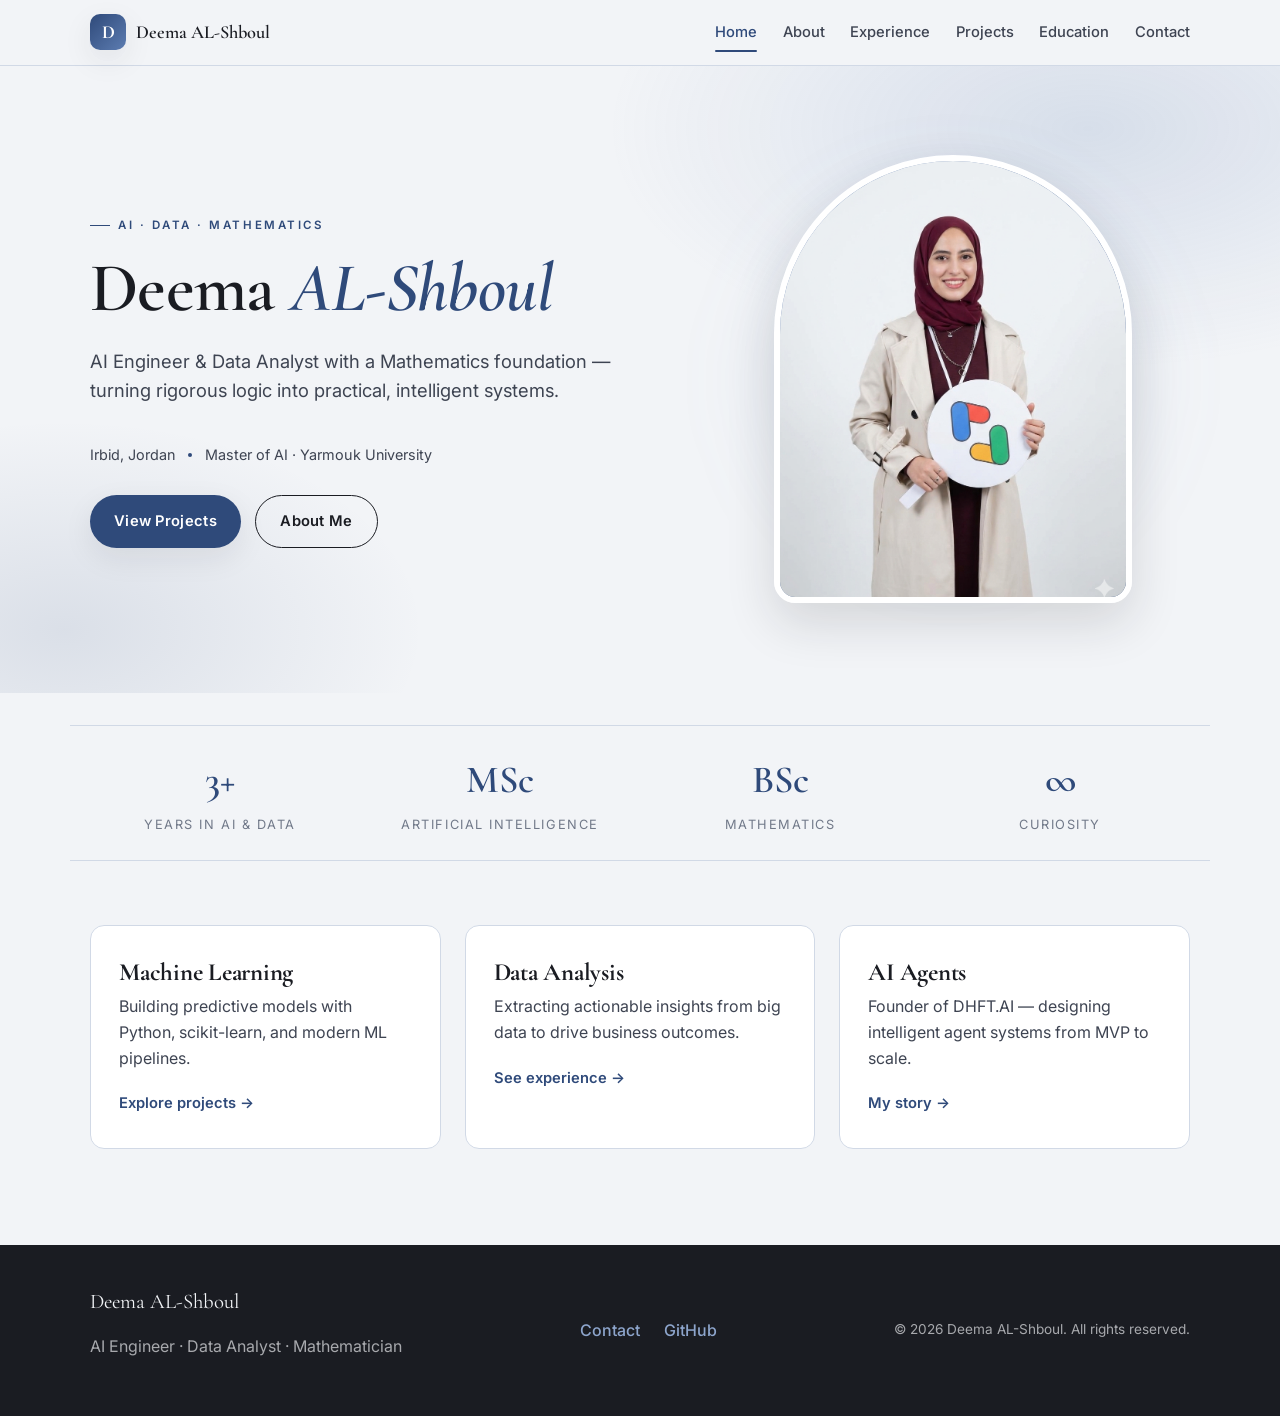
<file: index.html>
<!DOCTYPE html>
<html lang="en">
<head>
  <meta charset="UTF-8" />
  <meta name="viewport" content="width=device-width, initial-scale=1.0" />
  <title>Deema AL-Shboul — AI Engineer & Data Analyst</title>
  <meta name="description" content="Portfolio of Deema AL-Shboul — AI Engineer, Data Analyst, and Mathematics graduate based in Irbid, Jordan." />
  <link rel="preconnect" href="https://fonts.googleapis.com" />
  <link rel="preconnect" href="https://fonts.gstatic.com" crossorigin />
  <link href="https://fonts.googleapis.com/css2?family=Cormorant+Garamond:wght@400;500;600;700&family=Inter:wght@300;400;500;600;700&display=swap" rel="stylesheet" />
  <link rel="stylesheet" href="css/style.css" />
  <link rel="stylesheet" href="css/home.css" />
</head>
<body>
  <header class="site-header">
    <div class="container nav-wrap">
      <a class="brand" href="index.html">
        <span class="brand-mark">D</span>
        <span class="brand-text">Deema AL-Shboul</span>
      </a>
      <nav class="nav">
        <a href="index.html" class="active">Home</a>
        <a href="pages/about.html">About</a>
        <a href="pages/experience.html">Experience</a>
        <a href="pages/projects.html">Projects</a>
        <a href="pages/education.html">Education</a>
        <a href="pages/contact.html">Contact</a>
      </nav>
      <button class="nav-toggle" aria-label="Toggle navigation">
        <span></span><span></span><span></span>
      </button>
    </div>
  </header>

  <main>
    <section class="hero">
      <div class="container hero-grid">
        <div class="hero-text">
          <span class="eyebrow">AI · Data · Mathematics</span>
          <h1 class="display">
            Deema <span class="accent">AL-Shboul</span>
          </h1>
          <p class="lead">
            AI Engineer &amp; Data Analyst with a Mathematics foundation —
            turning rigorous logic into practical, intelligent systems.
          </p>
          <div class="hero-meta">
            <span>Irbid, Jordan</span>
            <span class="dot"></span>
            <span>Master of AI · Yarmouk University</span>
          </div>
          <div class="hero-actions">
            <a class="btn btn-primary" href="pages/projects.html">View Projects</a>
            <a class="btn btn-ghost" href="pages/about.html">About Me</a>
          </div>
        </div>

        <div class="hero-photo">
          <div class="photo-frame">
            <img src="assets/profile.png" alt="Portrait of Deema AL-Shboul"
                 onerror="this.style.display='none';this.parentNode.classList.add('placeholder');" />
            <span class="photo-fallback">Profile</span>
          </div>
          <div class="photo-glow"></div>
        </div>
      </div>
    </section>

    <section class="quick-stats container">
      <div class="stat">
        <span class="num">3+</span>
        <span class="label">Years in AI &amp; Data</span>
      </div>
      <div class="stat">
        <span class="num">MSc</span>
        <span class="label">Artificial Intelligence</span>
      </div>
      <div class="stat">
        <span class="num">BSc</span>
        <span class="label">Mathematics</span>
      </div>
      <div class="stat">
        <span class="num">∞</span>
        <span class="label">Curiosity</span>
      </div>
    </section>

    <section class="features container">
      <article class="feature-card">
        <h3>Machine Learning</h3>
        <p>Building predictive models with Python, scikit-learn, and modern ML pipelines.</p>
        <a href="pages/projects.html" class="link-arrow">Explore projects →</a>
      </article>
      <article class="feature-card">
        <h3>Data Analysis</h3>
        <p>Extracting actionable insights from big data to drive business outcomes.</p>
        <a href="pages/experience.html" class="link-arrow">See experience →</a>
      </article>
      <article class="feature-card">
        <h3>AI Agents</h3>
        <p>Founder of DHFT.AI — designing intelligent agent systems from MVP to scale.</p>
        <a href="pages/about.html" class="link-arrow">My story →</a>
      </article>
    </section>
  </main>

  <footer class="site-footer">
    <div class="container footer-grid">
      <div>
        <p class="footer-brand">Deema AL-Shboul</p>
        <p class="muted">AI Engineer · Data Analyst · Mathematician</p>
      </div>
      <div class="footer-links">
        <a href="pages/contact.html">Contact</a>
        <a href="https://github.com/DeemaAhmad100" target="_blank" rel="noopener">GitHub</a>
      </div>
      <p class="muted small">© <span id="year"></span> Deema AL-Shboul. All rights reserved.</p>
    </div>
  </footer>

  <script src="assets/script.js"></script>
</body>
</html>
</file>
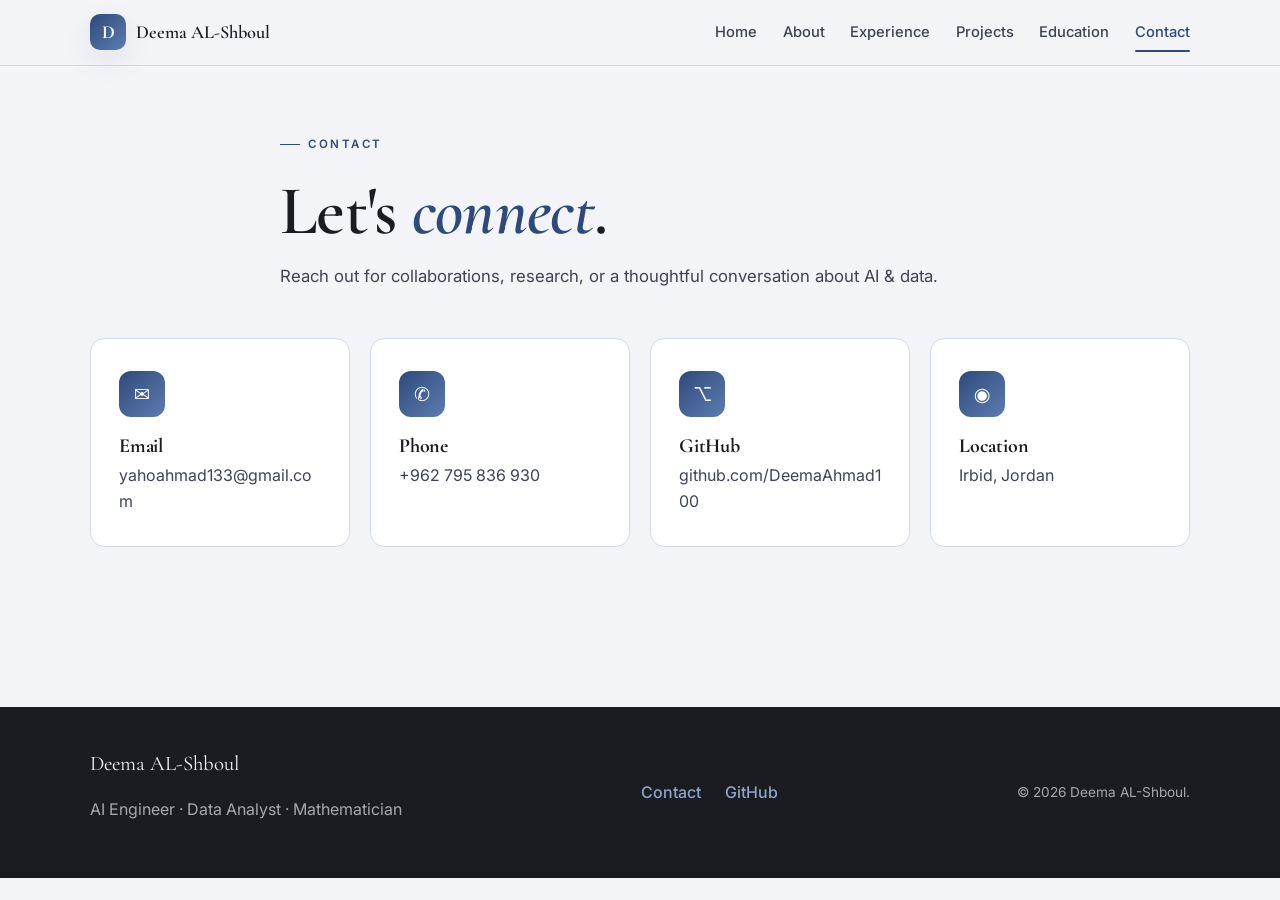
<file: pages/contact.html>
<!DOCTYPE html>
<html lang="en">
<head>
  <meta charset="UTF-8" />
  <meta name="viewport" content="width=device-width, initial-scale=1.0" />
  <title>Contact — Deema AL-Shboul</title>
  <link rel="preconnect" href="https://fonts.googleapis.com" />
  <link rel="preconnect" href="https://fonts.gstatic.com" crossorigin />
  <link href="https://fonts.googleapis.com/css2?family=Cormorant+Garamond:wght@400;500;600;700&family=Inter:wght@300;400;500;600;700&display=swap" rel="stylesheet" />
  <link rel="stylesheet" href="../css/style.css" />
  <link rel="stylesheet" href="../css/page.css" />
  <link rel="stylesheet" href="../css/contact.css" />
</head>
<body>
  <header class="site-header">
    <div class="container nav-wrap">
      <a class="brand" href="../index.html">
        <span class="brand-mark">D</span>
        <span class="brand-text">Deema AL-Shboul</span>
      </a>
      <nav class="nav">
        <a href="../index.html">Home</a>
        <a href="about.html">About</a>
        <a href="experience.html">Experience</a>
        <a href="projects.html">Projects</a>
        <a href="education.html">Education</a>
        <a href="contact.html" class="active">Contact</a>
      </nav>
      <button class="nav-toggle" aria-label="Toggle navigation">
        <span></span><span></span><span></span>
      </button>
    </div>
  </header>

  <main class="page">
    <section class="page-head container">
      <span class="eyebrow">Contact</span>
      <h1 class="display">Let's <span class="accent">connect</span>.</h1>
      <p class="page-sub">Reach out for collaborations, research, or a thoughtful conversation about AI &amp; data.</p>
    </section>

    <section class="container contact-grid">
      <a class="contact-card" href="mailto:yahoahmad133@gmail.com">
        <span class="ic">✉</span>
        <h3>Email</h3>
        <p>yahoahmad133@gmail.com</p>
      </a>
      <a class="contact-card" href="tel:+962795836930">
        <span class="ic">✆</span>
        <h3>Phone</h3>
        <p>+962 795 836 930</p>
      </a>
      <a class="contact-card" href="https://github.com/DeemaAhmad100" target="_blank" rel="noopener">
        <span class="ic">⌥</span>
        <h3>GitHub</h3>
        <p>github.com/DeemaAhmad100</p>
      </a>
      <div class="contact-card static">
        <span class="ic">◉</span>
        <h3>Location</h3>
        <p>Irbid, Jordan</p>
      </div>
    </section>
  </main>

  <footer class="site-footer">
    <div class="container footer-grid">
      <div>
        <p class="footer-brand">Deema AL-Shboul</p>
        <p class="muted">AI Engineer · Data Analyst · Mathematician</p>
      </div>
      <div class="footer-links">
        <a href="contact.html">Contact</a>
        <a href="https://github.com/DeemaAhmad100" target="_blank" rel="noopener">GitHub</a>
      </div>
      <p class="muted small">© <span id="year"></span> Deema AL-Shboul.</p>
    </div>
  </footer>

  <script src="../assets/script.js"></script>
</body>
</html>
</file>
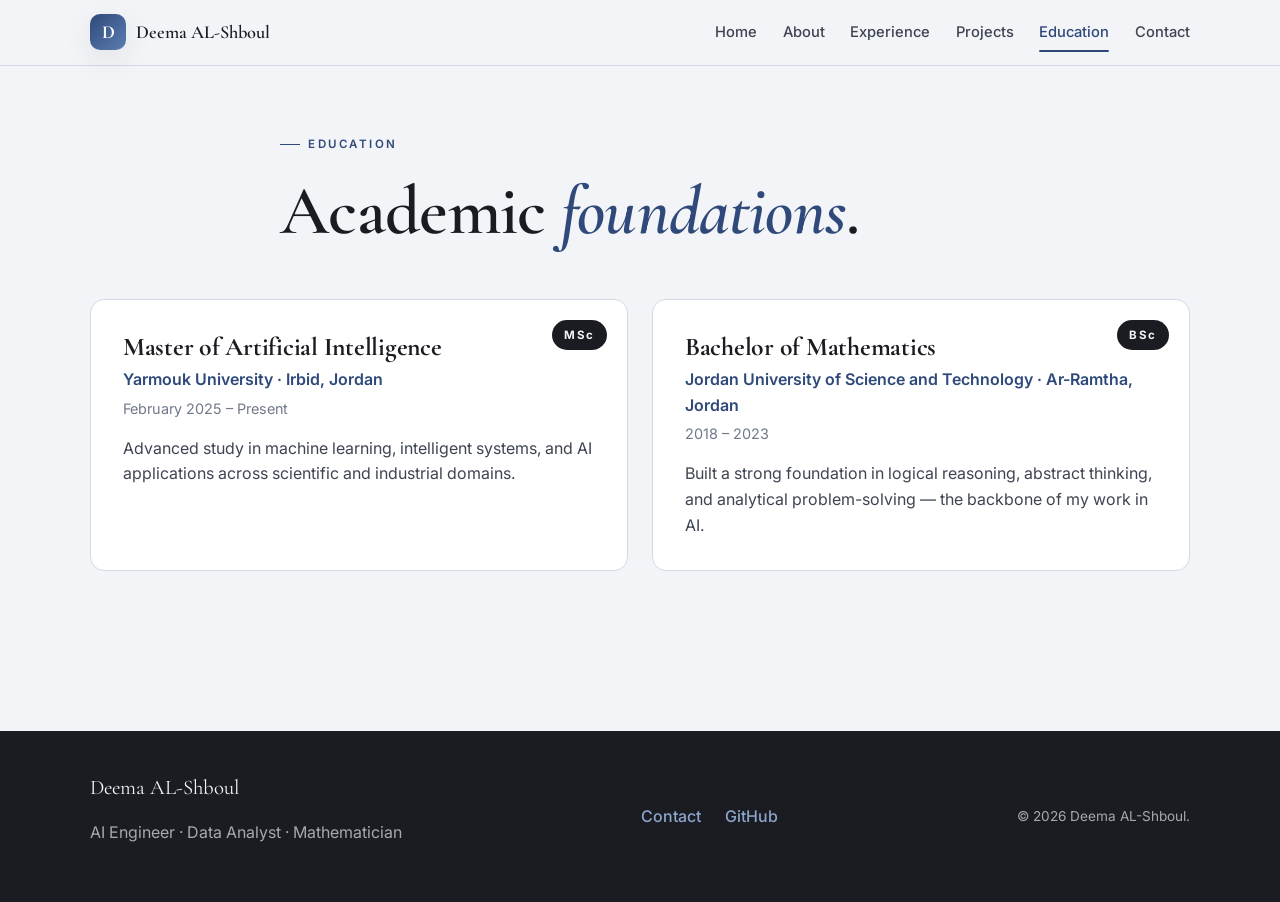
<file: pages/education.html>
<!DOCTYPE html>
<html lang="en">
<head>
  <meta charset="UTF-8" />
  <meta name="viewport" content="width=device-width, initial-scale=1.0" />
  <title>Education — Deema AL-Shboul</title>
  <link rel="preconnect" href="https://fonts.googleapis.com" />
  <link rel="preconnect" href="https://fonts.gstatic.com" crossorigin />
  <link href="https://fonts.googleapis.com/css2?family=Cormorant+Garamond:wght@400;500;600;700&family=Inter:wght@300;400;500;600;700&display=swap" rel="stylesheet" />
  <link rel="stylesheet" href="../css/style.css" />
  <link rel="stylesheet" href="../css/page.css" />
</head>
<body>
  <header class="site-header">
    <div class="container nav-wrap">
      <a class="brand" href="../index.html">
        <span class="brand-mark">D</span>
        <span class="brand-text">Deema AL-Shboul</span>
      </a>
      <nav class="nav">
        <a href="../index.html">Home</a>
        <a href="about.html">About</a>
        <a href="experience.html">Experience</a>
        <a href="projects.html">Projects</a>
        <a href="education.html" class="active">Education</a>
        <a href="contact.html">Contact</a>
      </nav>
      <button class="nav-toggle" aria-label="Toggle navigation">
        <span></span><span></span><span></span>
      </button>
    </div>
  </header>

  <main class="page">
    <section class="page-head container">
      <span class="eyebrow">Education</span>
      <h1 class="display">Academic <span class="accent">foundations</span>.</h1>
    </section>

    <section class="container edu-grid">
      <article class="edu-card">
        <div class="edu-badge">MSc</div>
        <h3>Master of Artificial Intelligence</h3>
        <p class="edu-school">Yarmouk University · Irbid, Jordan</p>
        <p class="edu-date">February 2025 – Present</p>
        <p class="edu-note">
          Advanced study in machine learning, intelligent systems, and
          AI applications across scientific and industrial domains.
        </p>
      </article>

      <article class="edu-card">
        <div class="edu-badge">BSc</div>
        <h3>Bachelor of Mathematics</h3>
        <p class="edu-school">Jordan University of Science and Technology · Ar-Ramtha, Jordan</p>
        <p class="edu-date">2018 – 2023</p>
        <p class="edu-note">
          Built a strong foundation in logical reasoning, abstract thinking,
          and analytical problem-solving — the backbone of my work in AI.
        </p>
      </article>
    </section>
  </main>

  <footer class="site-footer">
    <div class="container footer-grid">
      <div>
        <p class="footer-brand">Deema AL-Shboul</p>
        <p class="muted">AI Engineer · Data Analyst · Mathematician</p>
      </div>
      <div class="footer-links">
        <a href="contact.html">Contact</a>
        <a href="https://github.com/DeemaAhmad100" target="_blank" rel="noopener">GitHub</a>
      </div>
      <p class="muted small">© <span id="year"></span> Deema AL-Shboul.</p>
    </div>
  </footer>

  <script src="../assets/script.js"></script>
</body>
</html>
</file>
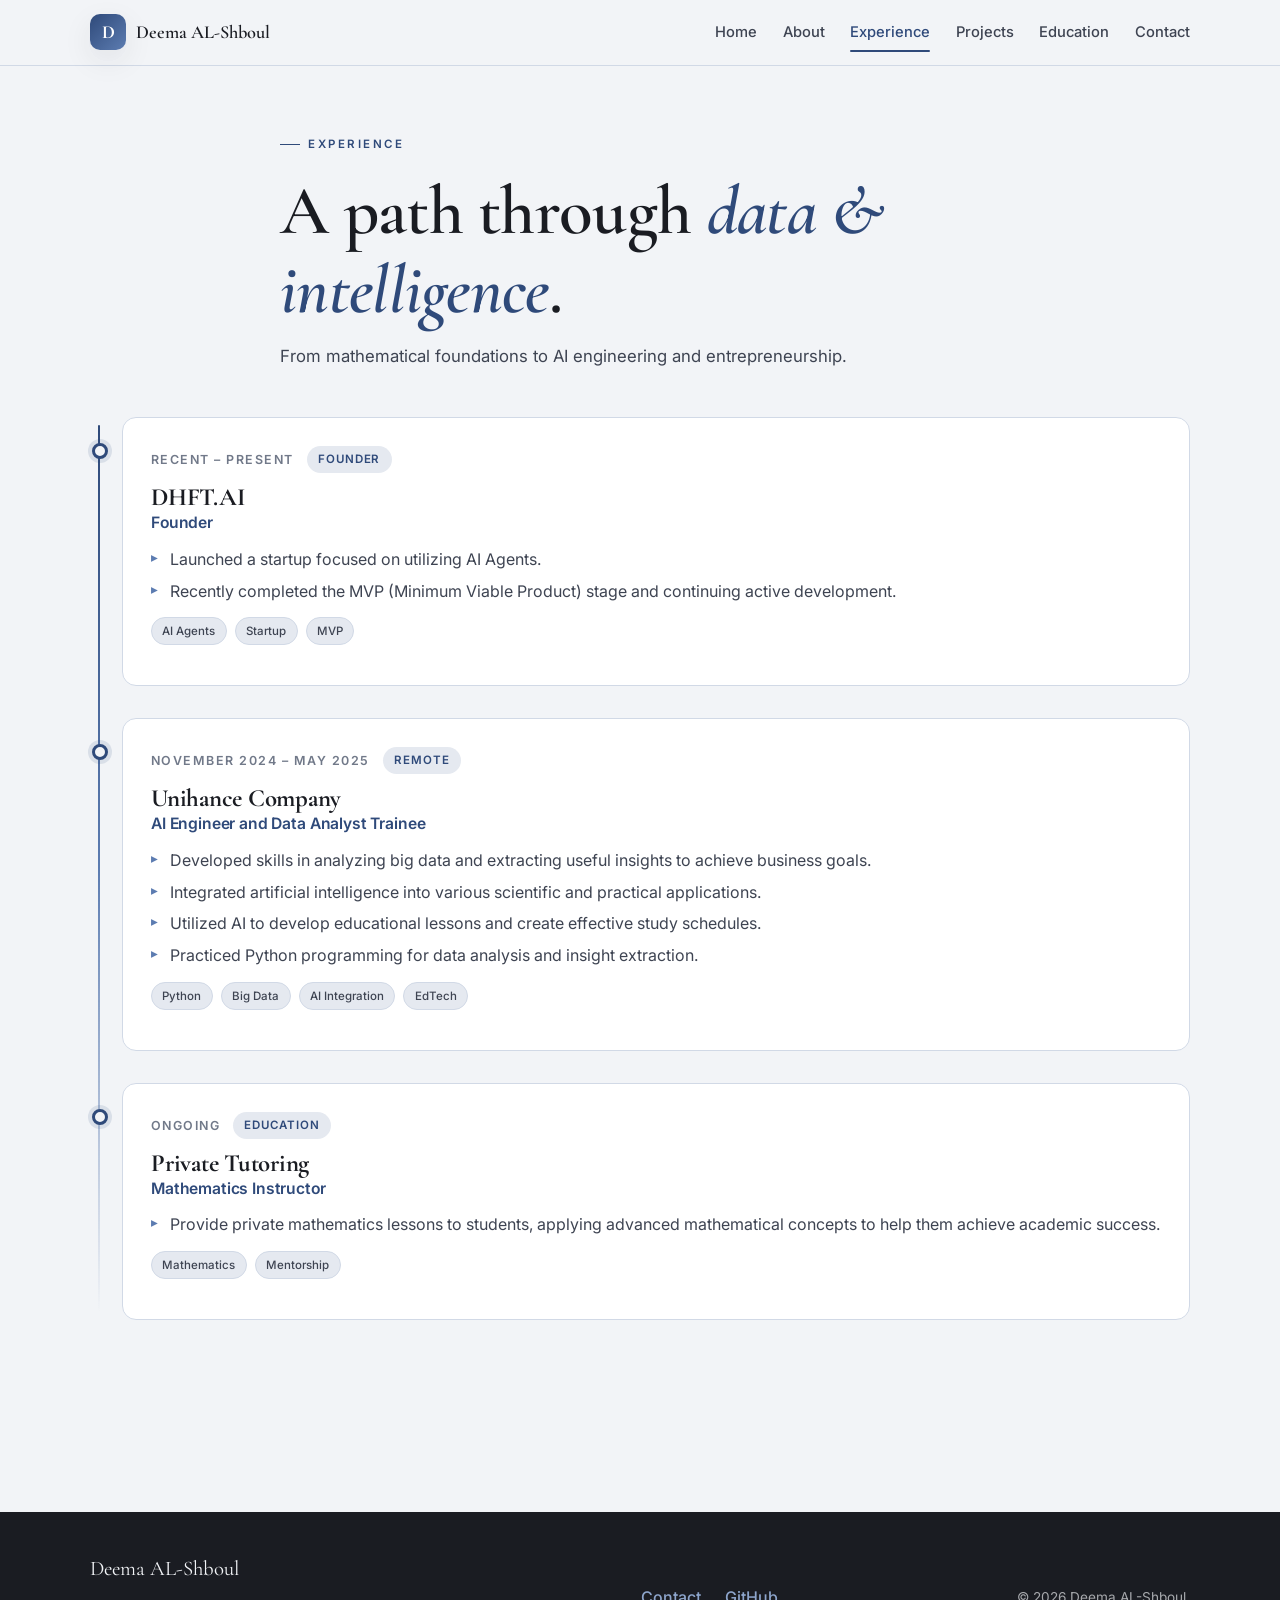
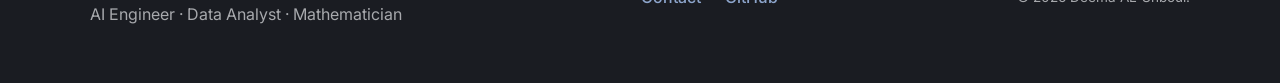
<file: pages/experience.html>
<!DOCTYPE html>
<html lang="en">
<head>
  <meta charset="UTF-8" />
  <meta name="viewport" content="width=device-width, initial-scale=1.0" />
  <title>Experience — Deema AL-Shboul</title>
  <link rel="preconnect" href="https://fonts.googleapis.com" />
  <link rel="preconnect" href="https://fonts.gstatic.com" crossorigin />
  <link href="https://fonts.googleapis.com/css2?family=Cormorant+Garamond:wght@400;500;600;700&family=Inter:wght@300;400;500;600;700&display=swap" rel="stylesheet" />
  <link rel="stylesheet" href="../css/style.css" />
  <link rel="stylesheet" href="../css/page.css" />
  <link rel="stylesheet" href="../css/timeline.css" />
</head>
<body>
  <header class="site-header">
    <div class="container nav-wrap">
      <a class="brand" href="../index.html">
        <span class="brand-mark">D</span>
        <span class="brand-text">Deema AL-Shboul</span>
      </a>
      <nav class="nav">
        <a href="../index.html">Home</a>
        <a href="about.html">About</a>
        <a href="experience.html" class="active">Experience</a>
        <a href="projects.html">Projects</a>
        <a href="education.html">Education</a>
        <a href="contact.html">Contact</a>
      </nav>
      <button class="nav-toggle" aria-label="Toggle navigation">
        <span></span><span></span><span></span>
      </button>
    </div>
  </header>

  <main class="page">
    <section class="page-head container">
      <span class="eyebrow">Experience</span>
      <h1 class="display">A path through <span class="accent">data &amp; intelligence</span>.</h1>
      <p class="page-sub">From mathematical foundations to AI engineering and entrepreneurship.</p>
    </section>

    <section class="container">
      <div class="timeline">

        <article class="tl-item">
          <div class="tl-dot"></div>
          <div class="tl-card">
            <div class="tl-meta">
              <span class="tl-date">Recent – Present</span>
              <span class="tl-tag">Founder</span>
            </div>
            <h3>DHFT.AI</h3>
            <h4 class="tl-role">Founder</h4>
            <ul>
              <li>Launched a startup focused on utilizing AI Agents.</li>
              <li>Recently completed the MVP (Minimum Viable Product) stage and continuing active development.</li>
            </ul>
            <div class="chips compact">
              <span class="chip">AI Agents</span>
              <span class="chip">Startup</span>
              <span class="chip">MVP</span>
            </div>
          </div>
        </article>

        <article class="tl-item">
          <div class="tl-dot"></div>
          <div class="tl-card">
            <div class="tl-meta">
              <span class="tl-date">November 2024 – May 2025</span>
              <span class="tl-tag">Remote</span>
            </div>
            <h3>Unihance Company</h3>
            <h4 class="tl-role">AI Engineer and Data Analyst Trainee</h4>
            <ul>
              <li>Developed skills in analyzing big data and extracting useful insights to achieve business goals.</li>
              <li>Integrated artificial intelligence into various scientific and practical applications.</li>
              <li>Utilized AI to develop educational lessons and create effective study schedules.</li>
              <li>Practiced Python programming for data analysis and insight extraction.</li>
            </ul>
            <div class="chips compact">
              <span class="chip">Python</span>
              <span class="chip">Big Data</span>
              <span class="chip">AI Integration</span>
              <span class="chip">EdTech</span>
            </div>
          </div>
        </article>

        <article class="tl-item">
          <div class="tl-dot"></div>
          <div class="tl-card">
            <div class="tl-meta">
              <span class="tl-date">Ongoing</span>
              <span class="tl-tag">Education</span>
            </div>
            <h3>Private Tutoring</h3>
            <h4 class="tl-role">Mathematics Instructor</h4>
            <ul>
              <li>Provide private mathematics lessons to students, applying advanced mathematical concepts to help them achieve academic success.</li>
            </ul>
            <div class="chips compact">
              <span class="chip">Mathematics</span>
              <span class="chip">Mentorship</span>
            </div>
          </div>
        </article>

      </div>
    </section>
  </main>

  <footer class="site-footer">
    <div class="container footer-grid">
      <div>
        <p class="footer-brand">Deema AL-Shboul</p>
        <p class="muted">AI Engineer · Data Analyst · Mathematician</p>
      </div>
      <div class="footer-links">
        <a href="contact.html">Contact</a>
        <a href="https://github.com/DeemaAhmad100" target="_blank" rel="noopener">GitHub</a>
      </div>
      <p class="muted small">© <span id="year"></span> Deema AL-Shboul.</p>
    </div>
  </footer>

  <script src="../assets/script.js"></script>
</body>
</html>
</file>
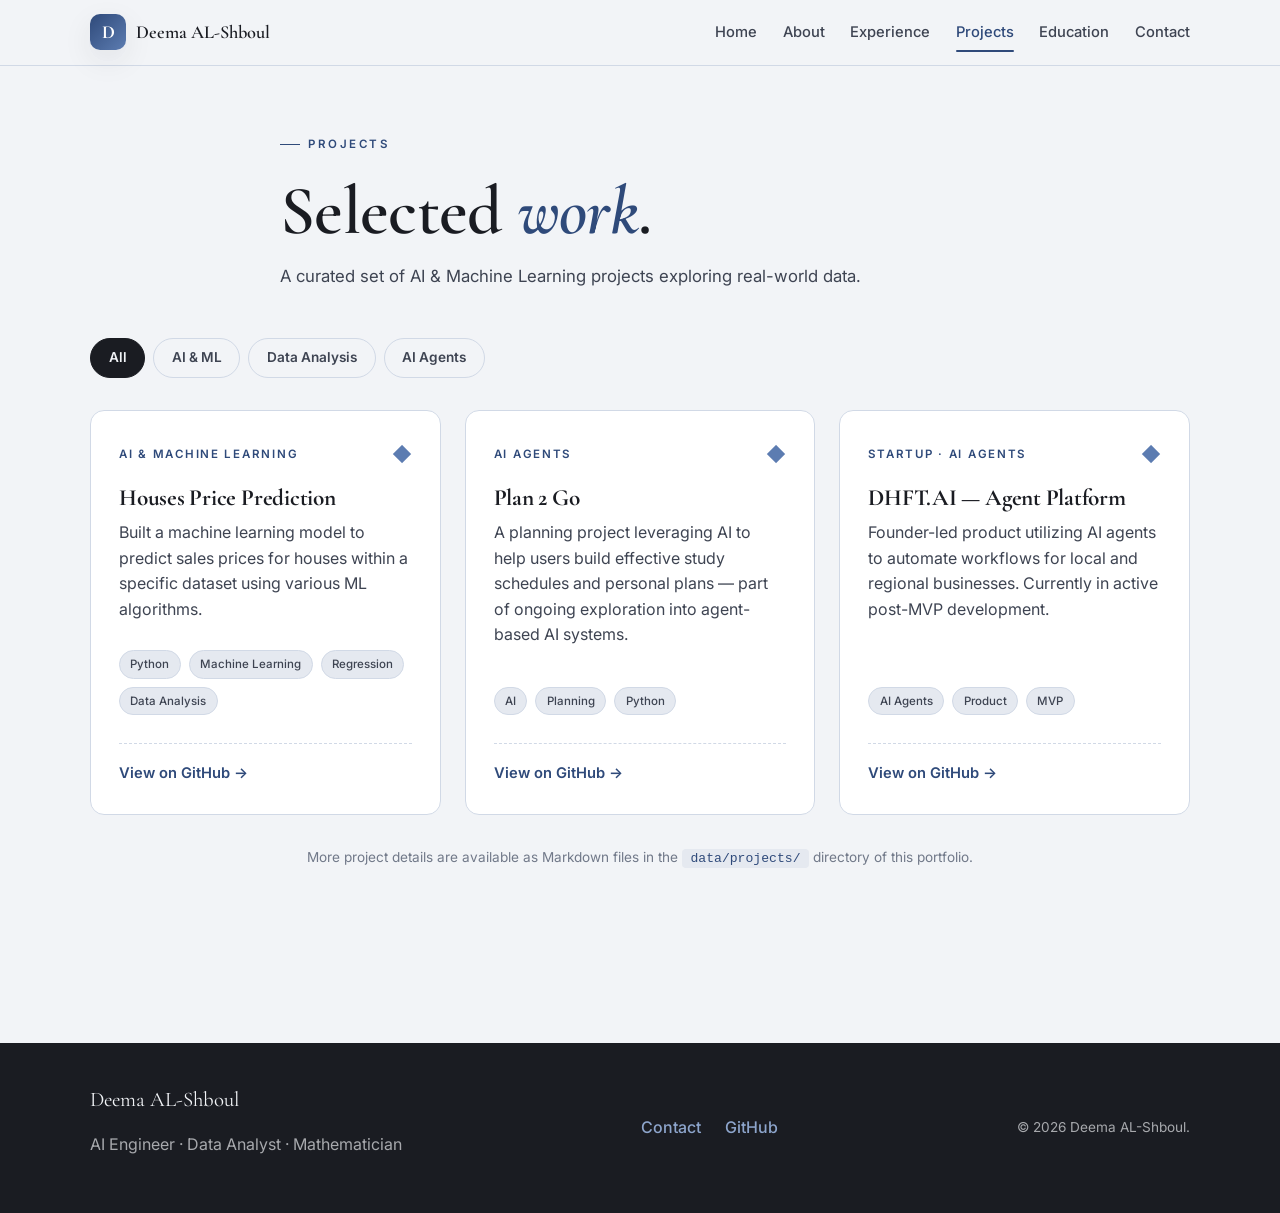
<file: pages/projects.html>
<!DOCTYPE html>
<html lang="en">
<head>
  <meta charset="UTF-8" />
  <meta name="viewport" content="width=device-width, initial-scale=1.0" />
  <title>Projects — Deema AL-Shboul</title>
  <link rel="preconnect" href="https://fonts.googleapis.com" />
  <link rel="preconnect" href="https://fonts.gstatic.com" crossorigin />
  <link href="https://fonts.googleapis.com/css2?family=Cormorant+Garamond:wght@400;500;600;700&family=Inter:wght@300;400;500;600;700&display=swap" rel="stylesheet" />
  <link rel="stylesheet" href="../css/style.css" />
  <link rel="stylesheet" href="../css/page.css" />
  <link rel="stylesheet" href="../css/projects.css" />
</head>
<body>
  <header class="site-header">
    <div class="container nav-wrap">
      <a class="brand" href="../index.html">
        <span class="brand-mark">D</span>
        <span class="brand-text">Deema AL-Shboul</span>
      </a>
      <nav class="nav">
        <a href="../index.html">Home</a>
        <a href="about.html">About</a>
        <a href="experience.html">Experience</a>
        <a href="projects.html" class="active">Projects</a>
        <a href="education.html">Education</a>
        <a href="contact.html">Contact</a>
      </nav>
      <button class="nav-toggle" aria-label="Toggle navigation">
        <span></span><span></span><span></span>
      </button>
    </div>
  </header>

  <main class="page">
    <section class="page-head container">
      <span class="eyebrow">Projects</span>
      <h1 class="display">Selected <span class="accent">work</span>.</h1>
      <p class="page-sub">A curated set of AI &amp; Machine Learning projects exploring real-world data.</p>
    </section>

    <section class="container">
      <div class="filter-bar">
        <button class="filter active" data-filter="all">All</button>
        <button class="filter" data-filter="ml">AI &amp; ML</button>
        <button class="filter" data-filter="data">Data Analysis</button>
        <button class="filter" data-filter="agents">AI Agents</button>
      </div>

      <div class="projects-grid">

        <article class="project-card" data-cat="ml data">
          <div class="card-top">
            <span class="card-tag">AI &amp; Machine Learning</span>
            <span class="card-icon">◆</span>
          </div>
          <h3>Houses Price Prediction</h3>
          <p>
            Built a machine learning model to predict sales prices for houses
            within a specific dataset using various ML algorithms.
          </p>
          <div class="chips compact">
            <span class="chip">Python</span>
            <span class="chip">Machine Learning</span>
            <span class="chip">Regression</span>
            <span class="chip">Data Analysis</span>
          </div>
          <div class="card-footer">
            <a href="https://github.com/DeemaAhmad100/-House-Price-" target="_blank" rel="noopener" class="link-arrow">View on GitHub →</a>
          </div>
        </article>

        <article class="project-card" data-cat="agents ml">
          <div class="card-top">
            <span class="card-tag">AI Agents</span>
            <span class="card-icon">◆</span>
          </div>
          <h3>Plan 2 Go</h3>
          <p>
            A planning project leveraging AI to help users build effective
            study schedules and personal plans — part of ongoing exploration
            into agent-based AI systems.
          </p>
          <div class="chips compact">
            <span class="chip">AI</span>
            <span class="chip">Planning</span>
            <span class="chip">Python</span>
          </div>
          <div class="card-footer">
            <a href="https://github.com/DeemaAhmad100" target="_blank" rel="noopener" class="link-arrow">View on GitHub →</a>
          </div>
        </article>

        <article class="project-card" data-cat="agents">
          <div class="card-top">
            <span class="card-tag">Startup · AI Agents</span>
            <span class="card-icon">◆</span>
          </div>
          <h3>DHFT.AI — Agent Platform</h3>
          <p>
            Founder-led product utilizing AI agents to automate workflows
            for local and regional businesses. Currently in active
            post-MVP development.
          </p>
          <div class="chips compact">
            <span class="chip">AI Agents</span>
            <span class="chip">Product</span>
            <span class="chip">MVP</span>
          </div>
          <div class="card-footer">
            <a href="https://github.com/DeemaAhmad100" target="_blank" rel="noopener" class="link-arrow">View on GitHub →</a>
          </div>
        </article>

      </div>

      <p class="muted small note">
        More project details are available as Markdown files in the
        <code>data/projects/</code> directory of this portfolio.
      </p>
    </section>
  </main>

  <footer class="site-footer">
    <div class="container footer-grid">
      <div>
        <p class="footer-brand">Deema AL-Shboul</p>
        <p class="muted">AI Engineer · Data Analyst · Mathematician</p>
      </div>
      <div class="footer-links">
        <a href="contact.html">Contact</a>
        <a href="https://github.com/DeemaAhmad100" target="_blank" rel="noopener">GitHub</a>
      </div>
      <p class="muted small">© <span id="year"></span> Deema AL-Shboul.</p>
    </div>
  </footer>

  <script src="../assets/script.js"></script>
</body>
</html>
</file>
<file: css/style.css>
/* =========================================================
   Deema AL-Shboul — Portfolio
   Global stylesheet
   Palette: cool, modern, professional
   ========================================================= */

:root {
  --bg:          #F2F4F7;   /* Soft Pearl — main background */
  --bg-alt:      #E5E9F0;   /* Cool Slate — sections, chips, hover */
  --surface:     #FFFFFF;
  --ink:         #1A1C22;   /* Deep Charcoal — primary text */
  --ink-soft:    #3E4452;   /* Graphite — secondary text */
  --muted:       #717989;   /* Slate Grey — captions, placeholders */
  --line:        #D1D9E6;   /* Subtle Blue — borders */
  --primary:     #2F4A7A;   /* Steel Blue — primary brand */
  --primary-2:   #3F5E96;
  --accent:      #5C7CB1;   /* Cool accent blue */
  --accent-2:    #8DA5CC;
  --shadow:      0 10px 30px rgba(26, 28, 34, 0.08);
  --shadow-lg:   0 20px 50px rgba(26, 28, 34, 0.14);
  --radius:      14px;
  --radius-sm:   8px;
  --container:   1140px;

  --font-sans:   'Inter', system-ui, -apple-system, Segoe UI, Roboto, sans-serif;
  --font-serif:  'Cormorant Garamond', Georgia, 'Times New Roman', serif;
}

/* ---------- reset ---------- */
*, *::before, *::after { box-sizing: border-box; }
html, body { margin: 0; padding: 0; }
html { scroll-behavior: smooth; }
img { max-width: 100%; display: block; }
a { color: inherit; text-decoration: none; }
button { font: inherit; cursor: pointer; border: 0; background: none; color: inherit; }

body {
  font-family: var(--font-sans);
  color: var(--ink);
  background: var(--bg);
  line-height: 1.6;
  -webkit-font-smoothing: antialiased;
  text-rendering: optimizeLegibility;
}

.container {
  width: 100%;
  max-width: var(--container);
  margin-inline: auto;
  padding-inline: 1.25rem;
}

/* ---------- typography ---------- */
h1, h2, h3, h4 {
  font-family: var(--font-serif);
  color: var(--ink);
  line-height: 1.15;
  margin: 0 0 .5rem;
  letter-spacing: -0.01em;
}
.display {
  font-size: clamp(2.4rem, 5.4vw, 4.4rem);
  font-weight: 600;
}
.accent { color: var(--primary); font-style: italic; }
.eyebrow {
  display: inline-block;
  text-transform: uppercase;
  letter-spacing: .22em;
  font-size: .72rem;
  color: var(--primary);
  font-weight: 600;
  margin-bottom: .9rem;
  position: relative;
  padding-left: 28px;
}
.eyebrow::before {
  content: ""; position: absolute; left: 0; top: 50%;
  width: 20px; height: 1px; background: var(--primary);
}
.lead {
  font-size: 1.15rem;
  color: var(--ink-soft);
  max-width: 38rem;
}
.muted { color: var(--muted); }
.small { font-size: .85rem; }

/* ---------- header / nav ---------- */
.site-header {
  position: sticky; top: 0; z-index: 50;
  background: rgba(242, 244, 247, 0.85);
  backdrop-filter: saturate(140%) blur(10px);
  border-bottom: 1px solid var(--line);
}
.nav-wrap {
  display: flex; align-items: center; justify-content: space-between;
  padding-block: .9rem;
}
.brand {
  display: inline-flex; align-items: center; gap: .65rem;
  font-family: var(--font-serif);
  font-weight: 600;
  font-size: 1.15rem;
}
.brand-mark {
  width: 36px; height: 36px; border-radius: 10px;
  background: linear-gradient(135deg, var(--primary), var(--accent));
  color: #fff;
  display: inline-flex; align-items: center; justify-content: center;
  font-weight: 700;
  font-family: var(--font-serif);
  box-shadow: var(--shadow);
}
.nav { display: flex; gap: 1.6rem; }
.nav a {
  font-size: .92rem;
  color: var(--ink-soft);
  font-weight: 500;
  position: relative;
  padding: .25rem 0;
  transition: color .2s ease;
}
.nav a:hover { color: var(--primary); }
.nav a.active { color: var(--primary); }
.nav a.active::after {
  content: ""; position: absolute; left: 0; right: 0; bottom: -4px;
  height: 2px; background: var(--primary); border-radius: 2px;
}

/* mobile toggle */
.nav-toggle {
  display: none;
  width: 40px; height: 40px;
  flex-direction: column; justify-content: center; gap: 5px;
}
.nav-toggle span {
  display: block; width: 22px; height: 2px;
  background: var(--ink); margin-inline: auto;
  transition: transform .2s ease, opacity .2s ease;
}

/* ---------- buttons ---------- */
.btn {
  display: inline-flex; align-items: center; justify-content: center;
  padding: .85rem 1.5rem;
  border-radius: 999px;
  font-weight: 600; font-size: .92rem;
  letter-spacing: .02em;
  transition: transform .15s ease, box-shadow .2s ease, background .2s ease, color .2s ease;
}
.btn-primary {
  background: var(--primary); color: #fff;
  box-shadow: var(--shadow);
}
.btn-primary:hover { background: var(--primary-2); transform: translateY(-2px); box-shadow: var(--shadow-lg); }
.btn-ghost {
  border: 1.5px solid var(--ink); color: var(--ink);
}
.btn-ghost:hover { background: var(--ink); color: var(--bg); }

.link-arrow {
  display: inline-flex; align-items: center; gap: .35rem;
  color: var(--primary); font-weight: 600; font-size: .92rem;
  transition: gap .2s ease;
}
.link-arrow:hover { gap: .65rem; }

/* ---------- chips ---------- */
.chips { display: flex; flex-wrap: wrap; gap: .5rem; margin: .75rem 0; }
.chips.compact .chip { font-size: .72rem; padding: .25rem .65rem; }
.chip {
  font-size: .8rem;
  background: var(--bg-alt);
  color: var(--ink-soft);
  border: 1px solid var(--line);
  padding: .3rem .8rem;
  border-radius: 999px;
  font-weight: 500;
}

/* ---------- footer ---------- */
.site-footer {
  margin-top: 6rem;
  background: var(--ink);
  color: var(--bg);
  padding-block: 2.5rem;
}
.site-footer .muted { color: rgba(242, 244, 247, 0.65); }
.footer-grid {
  display: flex; justify-content: space-between; align-items: center;
  flex-wrap: wrap; gap: 1.5rem;
}
.footer-brand {
  font-family: var(--font-serif);
  font-size: 1.3rem;
  margin: 0 0 .15rem;
}
.footer-links { display: flex; gap: 1.5rem; }
.footer-links a {
  color: var(--accent-2);
  font-weight: 500;
  transition: color .2s ease;
}
.footer-links a:hover { color: #fff; }

/* ---------- responsive ---------- */
@media (max-width: 820px) {
  .nav {
    position: absolute; top: 100%; left: 0; right: 0;
    flex-direction: column; align-items: flex-start;
    background: var(--bg);
    padding: 1.2rem 1.5rem;
    border-bottom: 1px solid var(--line);
    transform: translateY(-12px); opacity: 0; pointer-events: none;
    transition: transform .25s ease, opacity .25s ease;
  }
  .nav.open { transform: translateY(0); opacity: 1; pointer-events: auto; }
  .nav-toggle { display: inline-flex; }
}

/* fade-in animation */
@keyframes fadeUp {
  from { opacity: 0; transform: translateY(18px); }
  to   { opacity: 1; transform: translateY(0); }
}
.fade-up { animation: fadeUp .8s ease both; }
</file>
<file: css/home.css>
/* =========================================================
   Home page styles
   ========================================================= */

.hero {
  position: relative;
  padding-block: clamp(3rem, 7vw, 6rem);
  overflow: hidden;
}
.hero::before {
  content: "";
  position: absolute;
  inset: 0;
  background:
    radial-gradient(800px 400px at 85% 10%, rgba(92, 124, 177, 0.18), transparent 60%),
    radial-gradient(600px 350px at 5% 90%, rgba(47, 74, 122, 0.12), transparent 60%);
  pointer-events: none;
}
.hero-grid {
  display: grid;
  grid-template-columns: 1.1fr .9fr;
  gap: 3rem;
  align-items: center;
  position: relative;
}
.hero-text { animation: fadeUp .9s ease both; }
.hero-text .display { margin-bottom: 1rem; }
.hero-meta {
  display: inline-flex; align-items: center; gap: .8rem;
  color: var(--ink-soft);
  font-size: .9rem;
  margin: 1.2rem 0 1.8rem;
  flex-wrap: wrap;
}
.hero-meta .dot {
  width: 4px; height: 4px; border-radius: 50%;
  background: var(--primary); display: inline-block;
}
.hero-actions { display: flex; gap: .9rem; flex-wrap: wrap; }

/* photo */
.hero-photo {
  position: relative;
  display: flex; justify-content: center; align-items: center;
  animation: fadeUp 1s .15s ease both;
}
.photo-frame {
  width: clamp(240px, 28vw, 360px);
  aspect-ratio: 4 / 5;
  border-radius: 200px 200px 24px 24px;
  overflow: hidden;
  background: linear-gradient(135deg, var(--accent-2), var(--primary));
  box-shadow: var(--shadow-lg);
  border: 6px solid var(--surface);
  position: relative;
  z-index: 2;
  display: flex; align-items: center; justify-content: center;
}
.photo-frame img {
  width: 100%; height: 100%; object-fit: cover;
}
.photo-frame .photo-fallback {
  display: none;
  font-family: var(--font-serif);
  font-size: 1.4rem;
  color: #fff;
  letter-spacing: .1em;
}
.photo-frame.placeholder .photo-fallback { display: block; }

.photo-glow {
  position: absolute;
  width: 110%; height: 110%;
  border-radius: 50%;
  background: radial-gradient(circle, rgba(92, 124, 177, 0.35), transparent 60%);
  filter: blur(40px);
  z-index: 1;
}

/* quick stats */
.quick-stats {
  display: grid;
  grid-template-columns: repeat(4, 1fr);
  gap: 1.25rem;
  margin-top: 2rem;
  padding-block: 1.5rem;
  border-top: 1px solid var(--line);
  border-bottom: 1px solid var(--line);
}
.stat { display: flex; flex-direction: column; align-items: center; text-align: center; gap: .25rem; }
.stat .num {
  font-family: var(--font-serif);
  font-size: clamp(1.8rem, 3vw, 2.4rem);
  font-weight: 600;
  color: var(--primary);
}
.stat .label {
  font-size: .8rem; text-transform: uppercase;
  letter-spacing: .12em; color: var(--muted);
}

/* feature cards */
.features {
  display: grid;
  grid-template-columns: repeat(3, 1fr);
  gap: 1.5rem;
  margin-top: 4rem;
}
.feature-card {
  background: var(--surface);
  border: 1px solid var(--line);
  border-radius: var(--radius);
  padding: 2rem 1.75rem;
  transition: transform .25s ease, box-shadow .25s ease, border-color .25s ease;
  position: relative;
  overflow: hidden;
}
.feature-card::before {
  content: "";
  position: absolute; top: 0; left: 0;
  width: 4px; height: 100%;
  background: linear-gradient(180deg, var(--primary), var(--accent));
  transform: scaleY(0); transform-origin: top;
  transition: transform .35s ease;
}
.feature-card:hover {
  transform: translateY(-6px);
  box-shadow: var(--shadow-lg);
  border-color: transparent;
}
.feature-card:hover::before { transform: scaleY(1); }
.feature-card h3 { font-size: 1.55rem; margin-bottom: .5rem; }
.feature-card p { color: var(--ink-soft); margin: 0 0 1.2rem; }

/* responsive */
@media (max-width: 900px) {
  .hero-grid { grid-template-columns: 1fr; text-align: left; }
  .hero-photo { order: -1; margin-bottom: 1rem; }
  .features { grid-template-columns: 1fr; }
  .quick-stats { grid-template-columns: repeat(2, 1fr); }
}
</file>
<file: css/page.css>
/* =========================================================
   Shared interior page styles
   ========================================================= */

.page { padding-block: clamp(2.5rem, 5vw, 4.5rem); }

.page-head {
  margin-bottom: 3rem;
  max-width: 760px;
  animation: fadeUp .7s ease both;
}
.page-head .display { margin-top: .25rem; }
.page-sub {
  margin-top: .75rem;
  color: var(--ink-soft);
  font-size: 1.05rem;
}

/* ---------- about ---------- */
.about-grid {
  display: grid;
  grid-template-columns: 320px 1fr;
  gap: 3rem;
  align-items: start;
}
.about-photo .photo-frame.square {
  aspect-ratio: 1 / 1;
  border-radius: 24px;
  width: 100%;
}
.prose p { color: var(--ink-soft); margin: 0 0 1rem; font-size: 1.02rem; }
.prose strong { color: var(--ink); }
.prose h2 {
  font-size: 1.5rem;
  margin-top: 2rem; margin-bottom: .75rem;
  position: relative; padding-left: 1rem;
}
.prose h2::before {
  content: ""; position: absolute; left: 0; top: .35rem; bottom: .35rem;
  width: 4px; border-radius: 4px;
  background: linear-gradient(180deg, var(--primary), var(--accent));
}
.clean-list { list-style: none; padding: 0; margin: 0; }
.clean-list li {
  padding: .5rem 0;
  border-bottom: 1px dashed var(--line);
  color: var(--ink-soft);
}
.clean-list li:last-child { border: 0; }

/* ---------- education ---------- */
.edu-grid {
  display: grid;
  grid-template-columns: repeat(2, 1fr);
  gap: 1.5rem;
}
.edu-card {
  background: var(--surface);
  border: 1px solid var(--line);
  border-radius: var(--radius);
  padding: 2rem;
  position: relative;
  transition: transform .25s ease, box-shadow .25s ease;
}
.edu-card:hover { transform: translateY(-4px); box-shadow: var(--shadow); }
.edu-badge {
  position: absolute; top: 1.25rem; right: 1.25rem;
  background: var(--ink); color: var(--bg);
  padding: .35rem .75rem; border-radius: 999px;
  font-size: .72rem; letter-spacing: .15em;
  font-weight: 700;
}
.edu-card h3 { font-size: 1.6rem; margin-bottom: .35rem; padding-right: 4rem; }
.edu-school { color: var(--primary); font-weight: 600; margin: 0 0 .25rem; }
.edu-date { color: var(--muted); font-size: .9rem; margin: 0 0 1rem; }
.edu-note { color: var(--ink-soft); margin: 0; }

@media (max-width: 820px) {
  .about-grid { grid-template-columns: 1fr; }
  .about-photo .photo-frame.square { max-width: 280px; }
  .edu-grid { grid-template-columns: 1fr; }
}
</file>
<file: css/contact.css>
/* =========================================================
   Contact page
   ========================================================= */

.contact-grid {
  display: grid;
  grid-template-columns: repeat(auto-fit, minmax(240px, 1fr));
  gap: 1.25rem;
}
.contact-card {
  background: var(--surface);
  border: 1px solid var(--line);
  border-radius: var(--radius);
  padding: 2rem 1.75rem;
  display: flex; flex-direction: column; gap: .35rem;
  transition: transform .25s ease, box-shadow .25s ease, border-color .25s ease, background .25s ease;
  text-align: left;
  animation: fadeUp .5s ease both;
}
.contact-card:hover:not(.static) {
  transform: translateY(-5px);
  box-shadow: var(--shadow-lg);
  border-color: var(--primary);
}
.contact-card .ic {
  display: inline-flex; align-items: center; justify-content: center;
  width: 46px; height: 46px;
  border-radius: 12px;
  background: linear-gradient(135deg, var(--primary), var(--accent));
  color: #fff;
  font-size: 1.2rem;
  margin-bottom: .75rem;
}
.contact-card h3 { font-size: 1.25rem; margin: 0; }
.contact-card p {
  color: var(--ink-soft);
  margin: 0;
  word-break: break-word;
}
</file>
<file: css/timeline.css>
/* =========================================================
   Experience — timeline
   ========================================================= */

.timeline {
  position: relative;
  padding-left: 2rem;
  margin-top: 1rem;
}
.timeline::before {
  content: "";
  position: absolute;
  left: 8px; top: 8px; bottom: 8px;
  width: 2px;
  background: linear-gradient(180deg, var(--primary), var(--accent), transparent);
  border-radius: 2px;
}
.tl-item {
  position: relative;
  margin-bottom: 2rem;
  animation: fadeUp .6s ease both;
}
.tl-dot {
  position: absolute;
  left: -1.85rem; top: 1.6rem;
  width: 16px; height: 16px;
  border-radius: 50%;
  background: var(--bg);
  border: 3px solid var(--primary);
  box-shadow: 0 0 0 4px rgba(47, 74, 122, 0.12);
}
.tl-card {
  background: var(--surface);
  border: 1px solid var(--line);
  border-radius: var(--radius);
  padding: 1.75rem;
  transition: transform .25s ease, box-shadow .25s ease;
}
.tl-card:hover { transform: translateX(4px); box-shadow: var(--shadow); }
.tl-meta {
  display: flex; align-items: center; gap: .8rem;
  margin-bottom: .65rem;
  flex-wrap: wrap;
}
.tl-date {
  font-size: .78rem; letter-spacing: .12em; text-transform: uppercase;
  color: var(--muted); font-weight: 600;
}
.tl-tag {
  background: var(--bg-alt);
  color: var(--primary);
  padding: .25rem .7rem; border-radius: 999px;
  font-size: .72rem; font-weight: 600;
  letter-spacing: .08em; text-transform: uppercase;
}
.tl-card h3 {
  font-size: 1.55rem; margin: 0 0 .15rem;
}
.tl-role {
  font-family: var(--font-sans);
  color: var(--primary);
  font-weight: 600;
  font-size: .98rem;
  margin: 0 0 .9rem;
}
.tl-card ul {
  list-style: none; padding: 0; margin: 0 0 .8rem;
}
.tl-card ul li {
  position: relative;
  padding-left: 1.2rem;
  color: var(--ink-soft);
  margin-bottom: .4rem;
}
.tl-card ul li::before {
  content: "▸";
  color: var(--accent);
  position: absolute; left: 0; top: 0;
  font-size: .85rem;
}
</file>
<file: css/projects.css>
/* =========================================================
   Projects page
   ========================================================= */

.filter-bar {
  display: flex; flex-wrap: wrap; gap: .5rem;
  margin-bottom: 2rem;
}
.filter {
  padding: .5rem 1.1rem;
  border-radius: 999px;
  font-size: .85rem; font-weight: 600;
  background: transparent;
  border: 1.5px solid var(--line);
  color: var(--ink-soft);
  transition: background .2s ease, color .2s ease, border-color .2s ease;
}
.filter:hover { color: var(--primary); border-color: var(--primary); }
.filter.active {
  background: var(--ink); color: var(--bg); border-color: var(--ink);
}

.projects-grid {
  display: grid;
  grid-template-columns: repeat(auto-fit, minmax(290px, 1fr));
  gap: 1.5rem;
}
.project-card {
  background: var(--surface);
  border: 1px solid var(--line);
  border-radius: var(--radius);
  padding: 1.75rem;
  display: flex; flex-direction: column;
  transition: transform .25s ease, box-shadow .25s ease, border-color .25s ease;
  position: relative;
  overflow: hidden;
  animation: fadeUp .5s ease both;
}
.project-card::after {
  content: "";
  position: absolute; inset: auto 0 0 0; height: 3px;
  background: linear-gradient(90deg, var(--primary), var(--accent));
  transform: scaleX(0); transform-origin: left;
  transition: transform .35s ease;
}
.project-card:hover {
  transform: translateY(-6px);
  box-shadow: var(--shadow-lg);
}
.project-card:hover::after { transform: scaleX(1); }
.card-top {
  display: flex; justify-content: space-between; align-items: center;
  margin-bottom: 1rem;
}
.card-tag {
  font-size: .72rem; letter-spacing: .15em; text-transform: uppercase;
  color: var(--primary); font-weight: 600;
}
.card-icon {
  color: var(--accent); font-size: 1.2rem;
}
.project-card h3 {
  font-size: 1.45rem; margin: 0 0 .5rem;
}
.project-card p {
  color: var(--ink-soft); margin: 0 0 1rem; flex: 1;
}
.card-footer {
  margin-top: 1rem; padding-top: 1rem;
  border-top: 1px dashed var(--line);
}
.note {
  margin-top: 2rem; text-align: center;
}
.note code {
  background: var(--bg-alt);
  padding: .15rem .5rem;
  border-radius: 4px;
  color: var(--primary);
  font-size: .82rem;
}
</file>
